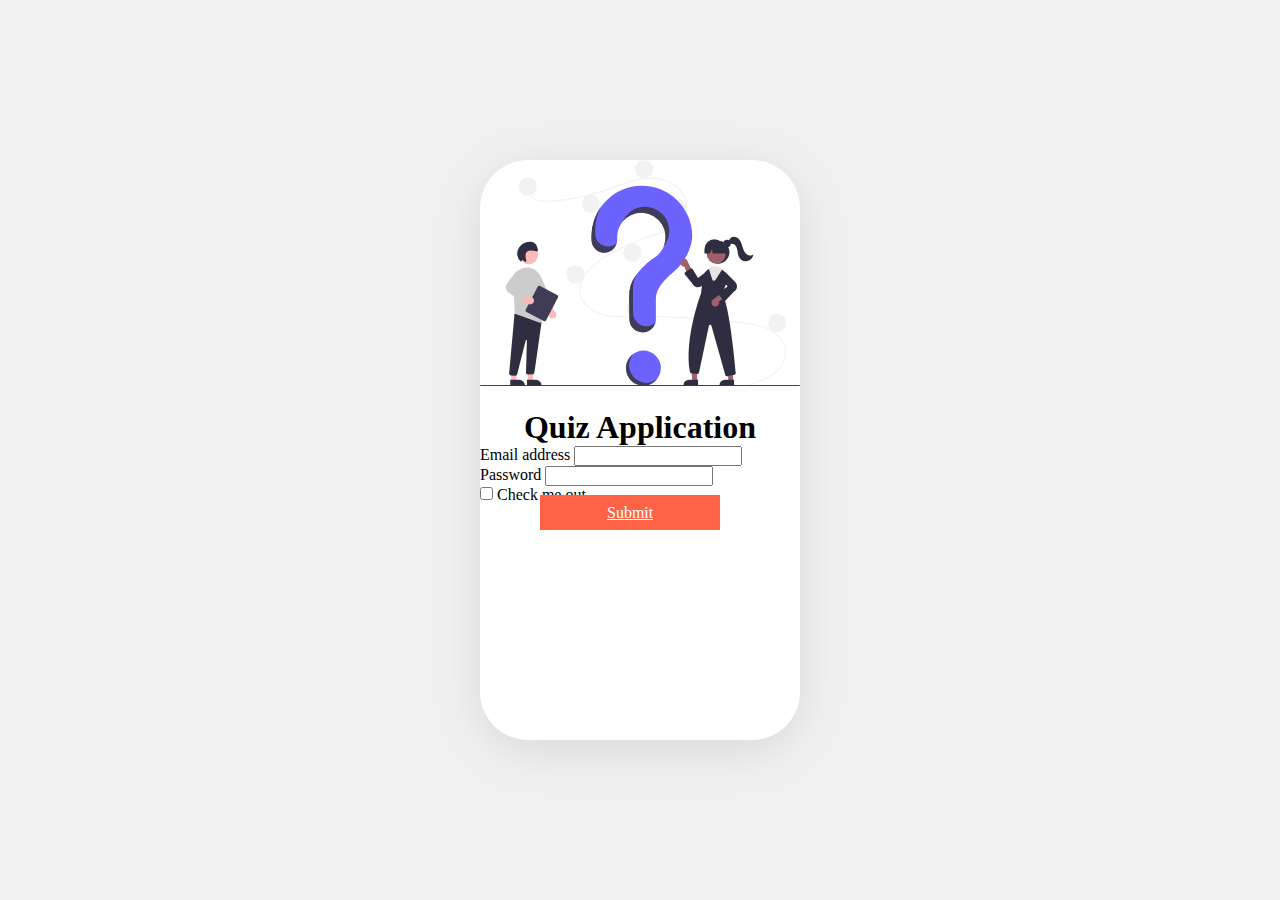
<file: Quiz-App/index.html>
<!DOCTYPE html>
<html lang="en">
<head>
    <meta charset="UTF-8">
    <meta http-equiv="X-UA-Compatible" content="IE=edge">
    <meta name="viewport" content="width=device-width, initial-scale=1.0">
    <title>Awesome Quiz App</title>
    <link href="https://cdn.jsdelivr.net/npm/bootstrap@5.0.2/dist/css/bootstrap.min.css" rel="stylesheet" integrity="sha384-EVSTQN3/azprG1Anm3QDgpJLIm9Nao0Yz1ztcQTwFspd3yD65VohhpuuCOmLASjC" crossorigin="anonymous">
<script src="https://cdn.jsdelivr.net/npm/bootstrap@5.0.2/dist/js/bootstrap.bundle.min.js" integrity="sha384-MrcW6ZMFYlzcLA8Nl+NtUVF0sA7MsXsP1UyJoMp4YLEuNSfAP+JcXn/tWtIaxVXM" crossorigin="anonymous"></script>

    <link href="https://cdn.jsdelivr.net/npm/bootstrap@5.0.2/dist/css/bootstrap.min.css" rel="stylesheet" integrity="sha384-EVSTQN3/azprG1Anm3QDgpJLIm9Nao0Yz1ztcQTwFspd3yD65VohhpuuCOmLASjC" crossorigin="anonymous">
     <link rel="stylesheet" href="./style.css">
</head>
<body>
 

    <div class="MyQuizApp">
      <div class="img">
        <img src="img/Question.svg" alt="">
    </div>
      <div class="container ">
        <h1 class="qiiz">Quiz Application</h1>
  
        <form>
            <div class="mb-3">
              <label for="exampleInputEmail1" class="form-label">Email address</label>
              <input type="email" class="form-control" id="exampleInputEmail1" aria-describedby="emailHelp">
              <!-- <div id="emailHelp" class="form-text">We'll never share your email with anyone else.</div> -->
            </div>
            <div class="mb-3">
              <label for="exampleInputPassword1" class="form-label">Password</label>
              <input type="password" class="form-control" id="exampleInputPassword1">
            </div>
            <div class="mb-3 form-check">
              <input type="checkbox" class="form-check-input" id="exampleCheck1">
              <label class="form-check-label" for="exampleCheck1">Check me out</label>
            </div>
            <!-- <button type="submit" class="btn btn-primary"> Submit</button> -->
            <a href="./quiz.html" class="btn btn-primary"  >Submit</a>
          </form>
    </div>
    </div>
</body>
</html>
</file>
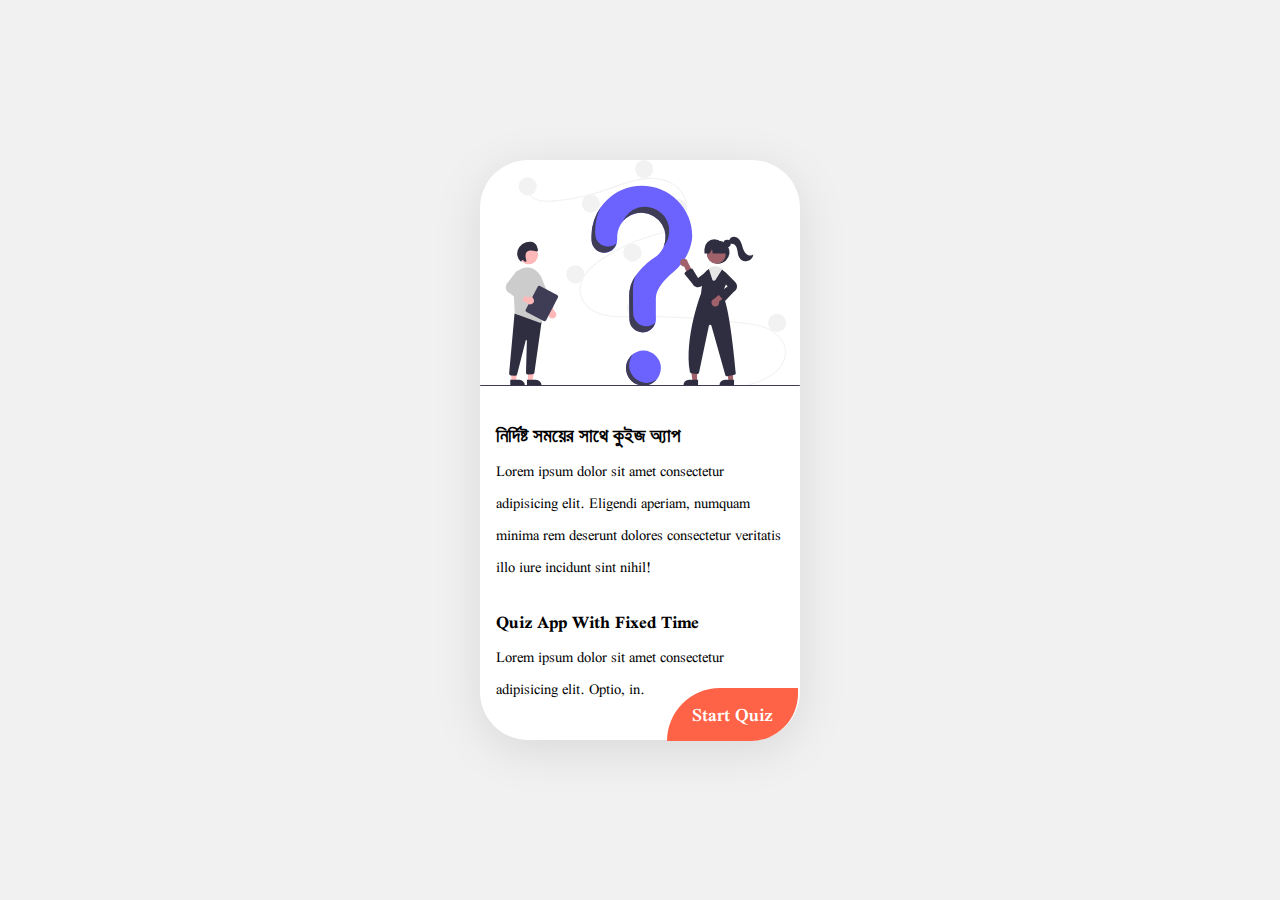
<file: Quiz-App/quiz.html>
<!DOCTYPE html>
<html lang="en">
<head>
    <meta charset="UTF-8">
    <meta http-equiv="X-UA-Compatible" content="IE=edge">
    <meta name="viewport" content="width=device-width, initial-scale=1.0">
    <title>Awesome Quiz App  </title>
    <link rel="stylesheet" href="style.css">
    <link rel="preconnect" href="https://fonts.googleapis.com">
<link rel="preconnect" href="https://fonts.gstatic.com" crossorigin>
<link href="https://fonts.googleapis.com/css2?family=Scheherazade+New:wght@400;700&display=swap" rel="stylesheet">
<link rel="stylesheet" href="https://cdnjs.cloudflare.com/ajax/libs/font-awesome/5.15.3/css/all.min.css"/>

</head>
<body>

   <div class="MyQuizApp">
        <div class="img">
            <img src="img/Question.svg" alt="">
        </div>
        <div class="text1">
            <h3>নির্দিষ্ট সময়ের সাথে কুইজ অ্যাপ</h3>
            <p>Lorem ipsum dolor sit amet consectetur adipisicing elit. Eligendi aperiam, numquam minima rem deserunt dolores consectetur veritatis illo iure incidunt sint nihil!</p>
            <h3>Quiz App With Fixed Time</h3>
            <p>Lorem ipsum dolor sit amet consectetur adipisicing elit. Optio, in.</p>
        </div>
        <div class="MyBtn">
            <button>Start Quiz</button>
        </div>
   </div>




<div class="RulesBox">
    <div class="RulesTitle">কুইজের কিছু নিয়ম নিচে দেওয়া হলো।</div>
     <div class="RulesList">
        <ol>
            <li>প্রতি প্রশ্নে জন্য আপনার কাছে সময় থাকবে মাত্র <span style="color: #007bff;">১৫ সেকেন্ড</span> । </li>
            <li>একবার আপনি আপনার উত্তর নির্বাচন করলে, এটি পূর্বাবস্থায় ফেরানো যাবে না।</li>
            <li>একবার সময় বন্ধ হয়ে গেলে আপনি কোনো বিকল্প নির্বাচন করতে পারবেন না।</li>
            <li> আপনি খেলার সময় কুইজ থেকে প্রস্থান করতে পারবেন না।</li>
           

        </ol>
   </div>

   <div class="Buttons">
      <button class="ExitButton">Exit Quiz</button>
      <button class="ContinueButton">Continue</button>
   </div>
</div>


<div class="Questions">

    <header class="QuestionsHeader">
        <div class="title">কুইজ শুরু করুন</div>

        <div class="TimeCount">
            <div class="TimeLeft">Time Left</div>
            <div class="Seconds">15</div>
        </div>

        <div class="time_lines"></div>
    </header>


    <div class="section">

        <div class="text">  
              <!-- <span>1. What Does HTML Stand For?</span>  -->
            
        </div>
     
        <div class="MyOptions">

        </div>
        
    </div>

    <footer>
        <div class="total_que">
           <!-- <p>1 of 5 Questions</p> -->
        </div>
        <button class="nextBtn">Next Que</button>
    </footer>
    
</div>

<div class="reslut_box">
    <div class="ResultImg">
        <img src="img/winner.svg" alt="">
    </div>
    <div class="complete_text">You Have Finished This Exam </div>
    <div class="score_text">
        <span>Carry On👍 You Got <p>0</p> Out Of <p>8</p></span>
    </div>
    <div class="buttons">
        <button class="restart1">Replay</button>
        <button class="quit">Quit Quiz</button>
    </div>
</div> 

<script src="js/script.js"></script>
<script src="js/question.js"></script>
</body>
</html>
</file>
<file: Quiz-App/style.css>
*{
    margin:0;
    padding:0;
    font-family: 'Scheherazade New', serif;
}

/* form css */
.container{
    width: 320px;
    margin: auto;
    font-family: 'Scheherazade New', serif;
}
.btn-primary {
	color: #fff;
	background-color: #ff6347;
	border-color: #ff6347;
	padding: 9px 67px;
	margin: 0 60px;
}
.btn-primary:hover {
	color: #fff;
	background-color: rgb(29, 194, 194);
    border-color: rgb(29, 194, 194);
	padding: 9px 67px;
	margin: 0 60px;
    transition: .5s;
}
.qiiz{
    text-align: center;
    margin-top: 19px;
}
/* form end css */
body {
    background-color: #f1f1f1;
    font-family: 'Scheherazade New', serif;
}
.MyQuizApp {
width: 320px;
height: 580px;
position: absolute;
top: 50%;
left: 50%;
background-color: #fff;
box-shadow: rgb(0 0 0 / 10%) 0px 10px 50px;
transform: translate(-50%, -50%);
border-radius: 48px;

}
.img img {
    width: 100%;
}
.text1 {
    width: 90%;
    margin:auto;
}
.text1 h3 {
    margin-top: 20px;
}


.MyBtn {
    width: 60%;
    margin-top: -17px;
    margin-left:187px !important ;
}
.MyBtn button  {
    font-size: 20px;
    font-weight: 600;
    background-color: tomato;
    border:none;
    outline: none;
    color: #fff;
    padding:6px 25px;
    cursor: pointer;
    border-radius: 57px 0px 51px 0px;
    transition: 0.2s ease-in-out;
}
.MyBtn button:hover {
    background-color: rgb(29, 194, 194); 
}

.RulesBox.activeInfo {
    opacity: 1;
    z-index: 5;
    pointer-events: auto;
    transform: translate(-50%, -50%) scale(1);
}




.RulesBox {
width: 320px;
height: 580px;
position: absolute;
top: 50%;
left: 50%;
background-color: #fff;
box-shadow: rgb(0 0 0 / 10%) 0px 10px 50px;
transform: translate(-50%, -50%);
border-radius: 48px;
opacity: 0;
pointer-events: none;

}
.RulesTitle {
    text-align: center;
    font-size: 15px;
    font-weight: 600;
    border-bottom: 1px solid lightgray;
    padding:5px;
}
.RulesList {
    width: 80%;
    margin:auto;
}
ol li {
    font-size: 17px;
    font-weight: 500;
    padding:10px 25px
}
.Buttons button {
    font-size: 20px;
    font-weight: 600;
    background-color: tomato;
    border:none;
    outline: none;
    color: #fff;
    padding:6px 25px;
    cursor: pointer;
    transition: 0.2s ease-in-out;
    margin-top: -19px;
}
.ExitButton {
    border-radius: 0px 47px 0px 46px; 
}
.ExitButton:hover {
  background-color:  red;
}
.ContinueButton { 
    border-radius: 57px 0px 46px 0px;
    margin-left: 65px;
}
.ContinueButton:hover {
    background-color: rgb(29, 194, 194); 
}
.Questions.activeQuiz {
    opacity: 1;
    z-index: 5;
    pointer-events: auto;
    transform: translate(-50%, -50%) scale(1);
}


.Questions {
 width: 320px;
height: 580px;
position: absolute;
top: 50%;
left: 50%;
background-color: #fff;
box-shadow: rgb(0 0 0 / 10%) 0px 10px 50px;
transform: translate(-50%, -50%);
border-radius: 48px;
opacity: 0;
pointer-events: none;  
 transform: translate(-50%, -50%) scale(1);

}

.QuestionsHeader {
    position: relative;
    z-index: 2;
    height: 70px;
    padding: 0 30px;
    border-radius: 45px;
    display: flex;
    align-items: center;
    justify-content: space-between;
}

.QuestionsHeader .title {
    font-size: 15px;
    font-weight: 600;
}
.TimeCount {
    color: #004085;
    background: #cce5ff;
    border: 1px solid #b8daff;
    height: 25px;
    border-radius: 5px;
    display: flex;
    align-items: center;
    justify-content: space-between;
    width: 120px;
}
.Seconds {
    font-size: 18px;
    font-weight: 500;
    height: 26px;
    width: 45px;
    color: #fff;
    border-radius: 5px;
    line-height: 26px;
    text-align: center;
    background: #343a40;
    border: 1px solid #343a40;
    user-select: none;
}

.section{
    padding: 25px 30px 20px 30px;
}
.text {
    font-size: 25px;
    font-weight: 600;
}
.MyOptions {
    padding: 20px 0px;
    display: block;   
}

.options {
    background: aliceblue;
    border: 1px solid #84c5fe;
    border-radius: 5px;
    padding: 8px 15px;
    font-size: 17px;
    margin-bottom: 12px;
    cursor: pointer;
    transition: all 0.3s ease;
    display: flex;
    align-items: center;
    justify-content: space-between;
}
.options:hover {
    color: #004085;
    background: #cce5ff;
    border: 1px solid #b8daff;
}
footer{
    height: 60px;
    display: flex;
    align-items: center;
    justify-content: space-between;
    border-top: 1px solid lightgrey;
   
}

.total_que {
    padding-bottom: 10px;
    padding-left: 30px;
}



footer button{
    font-size: 20px;
    font-weight: 600;
    padding: 6px 25px;
    outline: none;
    border: none;
    border-radius: 57px 0px 51px 0px;
    box-shadow: rgb(0 0 0 / 10%) 0px 10px 50px;
    background: tomato;
    cursor: pointer;
    color: #f1f1f1;
    transition: all 0.3s ease;
    margin-top: 11px;

    
    display: none; 
    

}
footer .nextBtn:hover{
    background-color: rgb(29, 194, 194);
    
} 
.options.correct{
    color:#155724;
    background: #d4edda;
    border: 1px solid #c3e6cb;
}
.options.incorrect{
    color: #721c24;
    background: #f8d7da;
    border: 1px solid #f5c6cb;
}

.options.disabled{
    pointer-events: none;
}



.Questions header .time_lines {
    position: absolute;
    bottom: 0px;
    left: 0px;
    height: 3px;
    background: #007bff;
}


.reslut_box {
    width: 320px;
    height: 580px;
    position:absolute;
    top: 50%;
    left:50%;
    display: flex;
    background-color: #fff;
    border-radius: 45px;
    align-items: center;
    flex-direction: column;
    justify-content: center;
    transform: translate(-50%, -50%) scale(0.9);
    opacity: 0;
    pointer-events: none;
    transition: all 0.3s ease; 
}

.ResultImg img {
width: 100%;
height: 170px;
margin-bottom: 180px;
}
.complete_text {
    font-size: 20px;
    font-weight: 500;
}
.score_text span {
    display: flex;
    margin:10px 0; 
    font-size: 18px;
    font-weight: 500;
}

.score_text span p {
    padding:0 4px;
    font-weight: 600;
}

.reslut_box .buttons {
    display: flex;
    margin: 20px 0px;  
}

.reslut_box .buttons button {
    margin: 0 10px;
    height: 45px;
    padding: 0 20px;
    font-size: 18px;
    font-weight: 500;
    cursor: pointer;
    border: none;
    outline: none;
    border-radius: 25px;
    transition: all 0.3s ease;
}

.restart1{
    background-color: tomato;
    color: #fff;
}
.restart1:hover{
    background-color: rgb(29, 194, 194);
}

.quit{
    background-color: tomato;
    color: #fff;
}
.quit:hover {
    background-color: red;
}

.reslut_box.activeResult{
    z-index: 5;
    opacity: 1;
    transform: translate(-50%, -50%) scale(1);
    pointer-events: auto;
}
</file>
